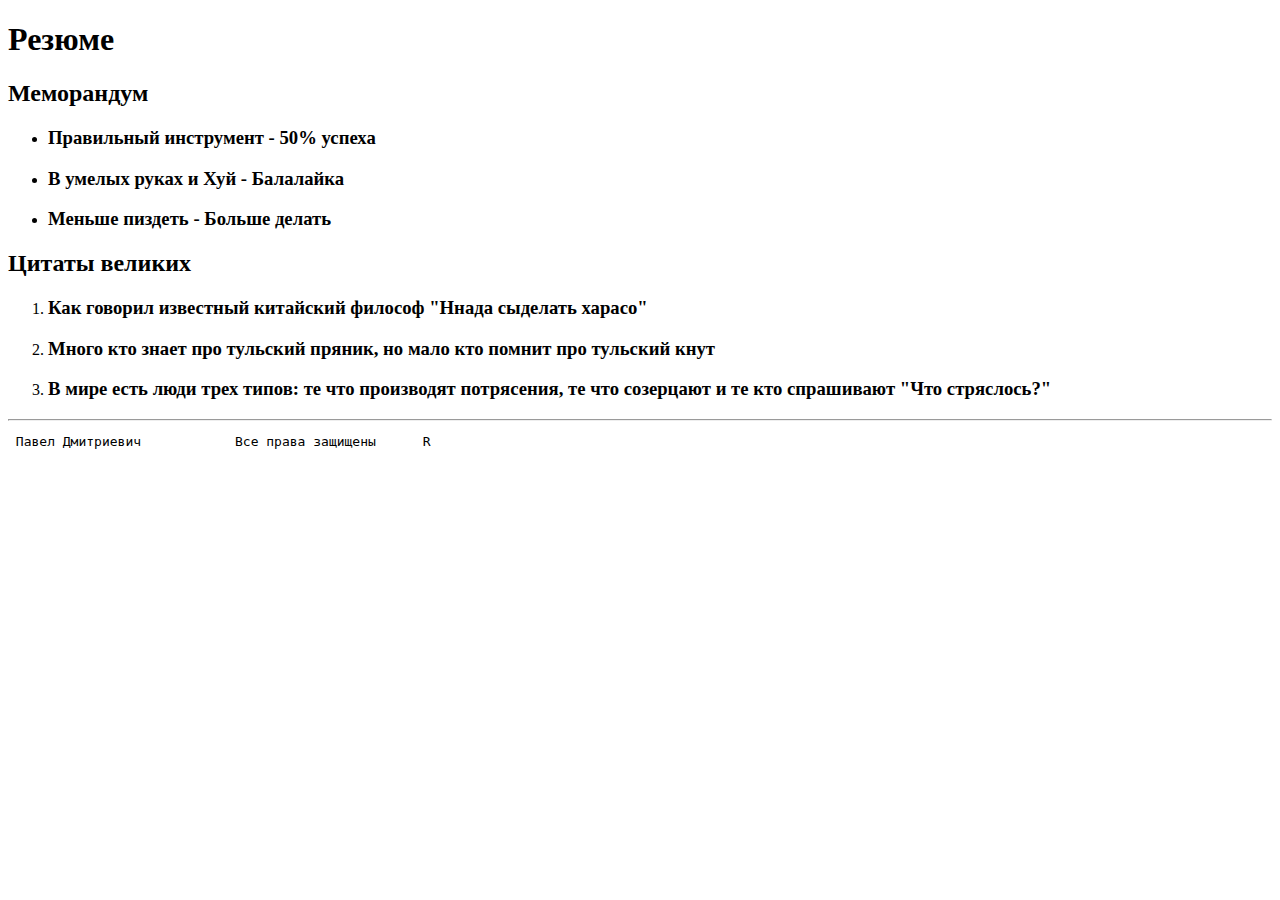
<file: INDEX.html>
<!DOCTYPE html>
<html>
 <head>
     <title>Резюме</title>
 </head>
        <body>
           <h1>Резюме</h1>
           <h2>Меморандум</h2>
            <ul>            
               <Li><h3>Правильный инструмент - 50% успеха</h3></Li>
               <Li><h3>В умелых руках и Хуй - Балалайка</h3></Li>
               <Li><h3>Меньше пиздеть - Больше делать</h3></Li>        
            </ul>
           <h2>Цитаты великих</h2>
             <ol>
                <li><h3>Как говорил известный китайский философ "Ннада сыделать харасо"</h3></li>
                <li><h3>Много кто знает про тульский пряник, но мало кто помнит про тульский кнут</h3></li>
                <li><h3>В мире есть люди трех типов: те что производят потрясения, те что созерцают и те кто спрашивают "Что стряслось?"</h3></li>
             </ol>
        <hr>
            <pre> Павел Дмитриевич            Все права защищены      R</pre>

        </body>
</Html>
</file>
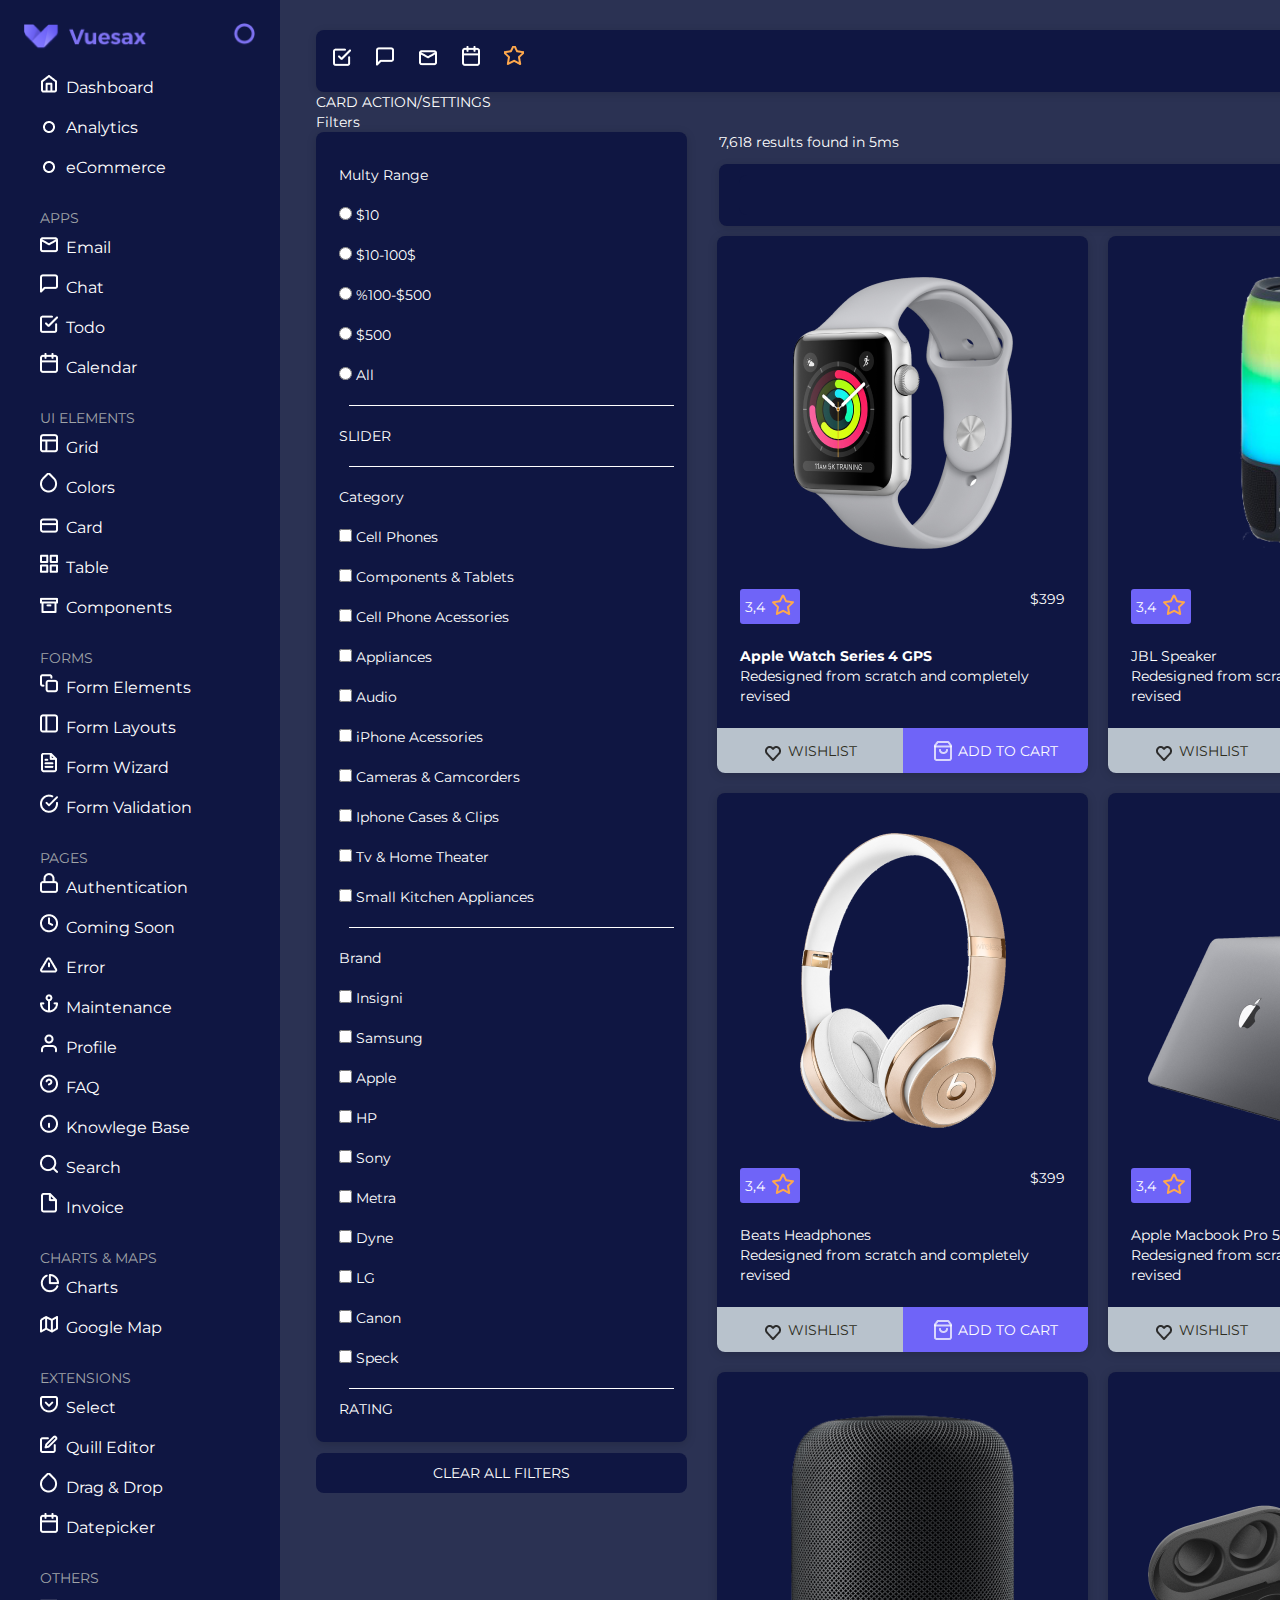
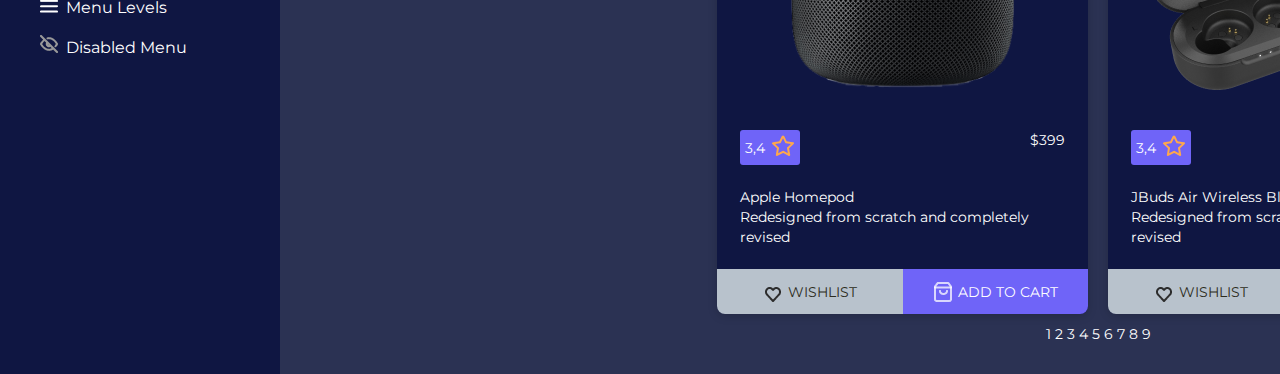
<file: BigMag/index.html>
<!DOCTYPE html>
<html>
    <head>
        <title>BigMag</title>
        <meta charset="utf-8"/>
        <link href="./styles/stile.css" rel="stylesheet" type="text/css"/>
        <link rel="preconnect" href="https://fonts.gstatic.com">
        <link href="https://fonts.googleapis.com/css2?family=Montserrat:wght@400;700&display=swap" rel="stylesheet">
        <style>

        </style>
    </head>
    <body>
        <div class="main">
            <div class="sidepanel">
                <a href="#" class="logo">
                    <img class="logo-img" src="images/Logo.png"/>
                </a>
                <div class="menu">
                    <div class="menu-group">
                        <a href="#" class="menu-item icon-dashboard">Dashboard</a>
                        <a href="#" class="menu-item icon-analytics">Analytics</a>
                        <a href="#" class="menu-item icon-ecommerce">eCommerce</a>
                    </div>
                    <div class="menu-title">apps</div>
                    <div class="menu-group">
                        <a href="#" class="menu-item icon-email">Email</a>
                        <a href="#" class="menu-item icon-chat">Chat</a>
                        <a href="#" class="menu-item icon-todo">Todo</a>
                        <a href="#" class="menu-item icon-calendar">Calendar</a>
                    </div>
                    <div class="menu-title">ui elements</div>
                    <div class="menu-group">
                        <a href="#" class="menu-item icon-grid">Grid</a>
                        <a href="#" class="menu-item icon-colors">Colors</a>
                        <a href="#" class="menu-item icon-card">Card</a>
                        <a href="#" class="menu-item icon-table">Table</a>
                        <a href="#" class="menu-item icon-components">Components</a>
                    </div>
                    <div class="menu-title">forms</div>
                    <div class="menu-group">
                        <a href="#" class="menu-item icon-form_elements">Form Elements</a>
                        <a href="#" class="menu-item icon-form_layouts">Form Layouts</a>
                        <a href="#" class="menu-item icon-form_wizard">Form Wizard</a>
                        <a href="#" class="menu-item icon-form_validation">Form Validation</a>
                    </div>
                    <div class="menu-title">pages</div>
                    <div class="menu-group">
                        <a href="#" class="menu-item icon-authentication">Authentication</a>
                        <a href="#" class="menu-item icon-coming_soon">Coming Soon</a>
                        <a href="#" class="menu-item icon-error">Error</a>
                        <a href="#" class="menu-item icon-maintenance">Maintenance</a>
                        <a href="#" class="menu-item icon-profile">Profile</a>
                        <a href="#" class="menu-item icon-faq">FAQ</a>
                        <a href="#" class="menu-item icon-knowlege_base">Knowlege Base</a>
                        <a href="#" class="menu-item icon-search">Search</a>
                        <a href="#" class="menu-item icon-invoice">Invoice</a>
                    </div>
                    <div class="menu-title">charts & maps</div>
                    <div class="menu-group">
                        <a href="#" class="menu-item icon-charts">Charts</a>
                        <a href="#" class="menu-item icon-google_map">Google Map</a>
                    </div>
                    <div class="menu-title">extensions</div>
                    <div class="menu-group">
                        <a href="#" class="menu-item icon-select">Select</a>
                        <a href="#" class="menu-item icon-quill_editor">Quill Editor</a>
                        <a href="#" class="menu-item icon-drag-drop">Drag & Drop</a>
                        <a href="#" class="menu-item icon-datepicker">Datepicker</a>
                    </div>
                    <div class="menu-title">others</div>
                    <div class="menu-group">
                        <a href="#" class="menu-item icon-menu_levels">Menu Levels</a>
                        <a href="#" class="menu-item icon-disabled_menu">Disabled Menu</a>
                    </div>
                </div>
            </div>
            <div class="page">
                <div class="header">
                    <div class="header-top">
                        <div class="header-top-left">
                            <a href="#" class="menu-item icon-todo"></a>
                            <a href="#" class="menu-item icon-chat"></a>
                            <a href="#" class="menu-item icon-email"></a>
                            <a href="#" class="menu-item icon-calendar"></a>
                            <a href="#" class="menu-item icon-favorite"></a>
                        </div>
                        <div class="header-top-right">
                            <a href="#" class="menu-item">English</a>
                            <a href="#" class="menu-item icon-notification"></a>
                            <a href="#" class="menu-item icon-serch"></a>
                            <div class="profile">
                                <div class="profile-name">
                                    <a href="#" class="name-text menu-item">John Doe</a>
                                    <a href="#" class="status-text menu-item">Avalible</a>
                                </div>
                                <div class="avatar">
                                    <img class="avatar" src="./images/Avatar.png"/>
                                </div>
                            </div>
                        </div>
                    </div>
                    <div class="header-bottom">
                        CARD ACTION/SETTINGS
                    </div>
                </div>
                <div class="page-content">
                    <div class="filters">
                        <div class="filters-header">
                            Filters                            
                        </div>
                        <div class="filters-content">
                            <form class="form" action="index.html" method="POST">
                                <p>Multy Range</p>
                                <p><input name="price" type="radio" value="10$"> $10</p>
                                <p><input name="price" type="radio" value="$10-100$"> $10-100$</p>
                                <p><input name="price" type="radio" value="%100-$500"> %100-$500</p>
                                <p><input name="price" type="radio" value="$500"> $500</p>
                                <p><input name="price" type="radio" value="All"> All</p>
                            </form>
                            <div class="form">
                                SLIDER
                            </div>
                            <form class="form" action="index.html" method="POST">
                                <p>Category</p>
                                <p><input type="checkbox" value="Cell Phones"> Cell Phones</p>
                                <p><input type="checkbox" value="Components & Tablets"> Components & Tablets</p>
                                <p><input type="checkbox" value="Cell Phone Acessories"> Cell Phone Acessories</p>
                                <p><input type="checkbox" value="Appliances"> Appliances</p>
                                <p><input type="checkbox" value="Audio"> Audio</p>
                                <p><input type="checkbox" value="iPhone Acessories"> iPhone Acessories</p>
                                <p><input type="checkbox" value="Cameras & Camcorders"> Cameras & Camcorders</p>
                                <p><input type="checkbox" value="Iphone Cases & Clips"> Iphone Cases & Clips</p>
                                <p><input type="checkbox" value="Tv & Home Theater"> Tv & Home Theater</p>
                                <p><input type="checkbox" value="Small Kitchen Appliances"> Small Kitchen Appliances</p>
                            </form>
                            <form class="form" action="index.html" method="POST">
                                <p>Brand</p>
                                <p><input type="checkbox" value="Insigni"> Insigni</p>
                                <p><input type="checkbox" value="Samsung"> Samsung</p>
                                <p><input type="checkbox" value="Apple"> Apple</p>
                                <p><input type="checkbox" value="HP"> HP</p>
                                <p><input type="checkbox" value="Sony"> Sony</p>
                                <p><input type="checkbox" value="Metra"> Metra</p>
                                <p><input type="checkbox" value="Dyne"> Dyne</p>
                                <p><input type="checkbox" value="LG"> LG</p>
                                <p><input type="checkbox" value="Canon"> Canon</p>
                                <p><input type="checkbox" value="Speck"> Speck</p>
                            </form>
                            <div class="rating-T">
                                RATING
                            </div>
                        </div>
                        <div class="clear-botton">
                            CLEAR ALL FILTERS
                        </div>
                    </div>
                    <div class="results">
                        <div class="results-header">
                            <div class="results-header-top">
                                <p>7,618 results found in 5ms</p>
                                <div class="right-side">
                                    <select class="drop-down">
                                        <option>Default</option>
                                        <option>2</option>
                                        <option>3</option>
                                    </select>
                                    <div class="grid-view"></div>
                                    <div class="list-view">list view</div>
                                </div>
                                
                            </div>
                            <div class="results-header-bottom">
                                
                                    <form class="search" action="index.html" method="POST">
                                        <input class="search-form" class="text" type="text">
                                    </form>
                                    <a href="#" class="menu-item icon-serch"></a>
                                
                            </div>
                        </div>
                        <div class="results-content">
                            <div class="first-line">
                                <div class="content-element">
                                    <div class="wrapper">
                                        <div class="image">
                                            <img src="./images/apple-watch.png"/>
                                        </div>
                                        <div class="rating-price">
                                            <div class="rating">
                                                <div class="rating-icon"><p>3,4</p></div>
                                            </div>
                                            <div class="price">
                                                <p>$399</p>
                                            </div>
                                        </div>
                                        <div class="deskription">
                                            <p><b>Apple Watch Series 4 GPS</b></p>
                                            <p>Redesigned from scratch and completely revised</p>
                                        </div>
                                    </div>
                                    <div class="bottons">
                                        <div class="wishlist">
                                            <div class="w-icon"><p>WISHLIST</p></div>
                                        </div>
                                        <div class="add-to-cart">
                                            <div class="cart-icon"><p>ADD TO CART</p></div>
                                        </div>
                                    </div>
                                </div>
                                <div class="content-element">
                                    <div class="wrapper">
                                        <div class="image">
                                            <img src="./images/jbl-speaker.png"/>
                                        </div>
                                        <div class="rating-price">
                                            <div class="rating">
                                                <div class="rating-icon"><p>3,4</p></div>
                                            </div>
                                            <div class="price">
                                                <p>$399</p>
                                            </div>
                                        </div>
                                        <div class="deskription">
                                            <p>JBL Speaker</p>
                                            <p>Redesigned from scratch and completely revised</p>
                                        </div>
                                    </div>
                                    <div class="bottons">
                                        <div class="wishlist">
                                            <div class="w-icon"><p>WISHLIST</p></div>
                                        </div>
                                        <div class="add-to-cart">
                                            <div class="cart-icon"><p>ADD TO CART</p></div>
                                        </div>
                                    </div>
                                </div>
                                <div class="content-element">
                                    <div class="wrapper">
                                        <div class="image">
                                            <img src="./images/iphone-x.png"/>
                                        </div>
                                        <div class="rating-price">
                                            <div class="rating">
                                                <div class="rating-icon"><p>3,4</p></div>
                                            </div>
                                            <div class="price">
                                                <p>$399</p>
                                            </div>
                                        </div>
                                        <div class="deskription">
                                            <p>Apple iPhone X 128GB</p>
                                            <p>Redesigned from scratch and completely revised</p>
                                        </div>
                                    </div>
                                    <div class="bottons">
                                        <div class="wishlist">
                                            <div class="w-icon"><p>WISHLIST</p></div>
                                        </div>
                                        <div class="add-to-cart">
                                            <div class="cart-icon"><p>ADD TO CART</p></div>
                                        </div>
                                    </div>
                                </div>
                            </div>
                            <div class="second-line">
                                <div class="content-element">
                                    <div class="wrapper">
                                        <div class="image">
                                            <img src="./images/beats-headphones.png"/>
                                        </div>
                                        <div class="rating-price">
                                            <div class="rating">
                                                <div class="rating-icon"><p>3,4</p></div>
                                            </div>
                                            <div class="price">
                                                <p>$399</p>
                                            </div>
                                        </div>
                                        <div class="deskription">
                                            <p>Beats Headphones</p>
                                            <p>Redesigned from scratch and completely revised</p>
                                        </div>
                                    </div>
                                    <div class="bottons">
                                        <div class="wishlist">
                                            <div class="w-icon"><p>WISHLIST</p></div>
                                        </div>
                                        <div class="add-to-cart">
                                            <div class="cart-icon"><p>ADD TO CART</p></div>
                                        </div>
                                    </div>
                                </div>
                                <div class="content-element">
                                    <div class="wrapper">
                                        <div class="image">
                                            <img src="./images/macbook-pro.png"/>
                                        </div>
                                        <div class="rating-price">
                                            <div class="rating">
                                                <div class="rating-icon"><p>3,4</p></div>
                                            </div>
                                            <div class="price">
                                                <p>$399</p>
                                            </div>
                                        </div>
                                        <div class="deskription">
                                            <p>Apple Macbook Pro 512GB SSD</p>
                                            <p>Redesigned from scratch and completely revised</p>
                                        </div>
                                    </div>
                                    <div class="bottons">
                                        <div class="wishlist">
                                            <div class="w-icon"><p>WISHLIST</p></div>
                                        </div>
                                        <div class="add-to-cart">
                                            <div class="cart-icon"><p>ADD TO CART</p></div>
                                        </div>
                                    </div>
                                </div>
                                <div class="content-element">
                                    <div class="wrapper">
                                        <div class="image">
                                            <img src="./images/ipad-pro.png"/>
                                        </div>
                                        <div class="rating-price">
                                            <div class="rating">
                                                <div class="rating-icon"><p>3,4</p></div>
                                            </div>
                                            <div class="price">
                                                <p>$399</p>
                                            </div>
                                        </div>
                                        <div class="deskription">
                                            <p>Apple iPad Pro 64GB</p>
                                            <p>Redesigned from scratch and completely revised</p>
                                        </div>
                                    </div>
                                    <div class="bottons">
                                        <div class="wishlist">
                                            <div class="w-icon"><p>WISHLIST</p></div>
                                        </div>
                                        <div class="add-to-cart">
                                            <div class="cart-icon"><p>ADD TO CART</p></div>
                                        </div>
                                    </div>
                                </div>
                            </div>
                            <div class="third-line">
                                <div class="content-element">
                                    <div class="wrapper">
                                        <div class="image">
                                            <img src="./images/homepod.png"/>
                                        </div>
                                        <div class="rating-price">
                                            <div class="rating">
                                                <div class="rating-icon"><p>3,4</p></div>
                                            </div>
                                            <div class="price">
                                                <p>$399</p>
                                            </div>
                                        </div>
                                        <div class="deskription">
                                            <p>Apple Homepod</p>
                                            <p>Redesigned from scratch and completely revised</p>
                                        </div>
                                    </div>
                                    <div class="bottons">
                                        <div class="wishlist">
                                            <div class="w-icon"><p>WISHLIST</p></div>
                                        </div>
                                        <div class="add-to-cart">
                                            <div class="cart-icon"><p>ADD TO CART</p></div>
                                        </div>
                                    </div>
                                </div>
                                <div class="content-element">
                                    <div class="wrapper">
                                        <div class="image">
                                            <img src="./images/jlab-audio-wireless.png"/>
                                        </div>
                                        <div class="rating-price">
                                            <div class="rating">
                                                <div class="rating-icon"><p>3,4</p></div>
                                            </div>
                                            <div class="price">
                                                <p>$399</p>
                                            </div>
                                        </div>
                                        <div class="deskription">
                                            <p>JBuds Air Wireless Bluetooth...</p>
                                            <p>Redesigned from scratch and completely revised</p>
                                        </div>
                                    </div>
                                    <div class="bottons">
                                        <div class="wishlist">
                                            <div class="w-icon"><p>WISHLIST</p></div>
                                        </div>
                                        <div class="add-to-cart">
                                            <div class="cart-icon"><p>ADD TO CART</p></div>
                                        </div>
                                    </div>
                                </div>
                                <div class="content-element">
                                    <div class="wrapper">
                                        <div class="image">
                                            <img src="./images/magic-mouse.png"/>
                                        </div>
                                        <div class="rating-price">
                                            <div class="rating">
                                                <div class="rating-icon"><p>3,4</p></div>
                                            </div>
                                            <div class="price">
                                                <p>$399</p>
                                            </div>
                                        </div>
                                        <div class="deskription">
                                            <p>Apple Magic Mous</p>
                                            <p>Redesigned from scratch and completely revised</p>
                                        </div>
                                    </div>
                                    <div class="bottons">
                                        <div class="wishlist">
                                            <div class="w-icon"><p>WISHLIST</p></div>
                                        </div>
                                        <div class="add-to-cart">
                                            <div class="cart-icon"><p>ADD TO CART</p></div>
                                        </div>
                                    </div>
                                </div>
                            </div>
                        </div>
                    </div>

                </div>
                <div class="number">
                    1 2 3 4 5 6 7 8 9
                </div>
            </div>
        </div>
    </body>
</html>
</file>
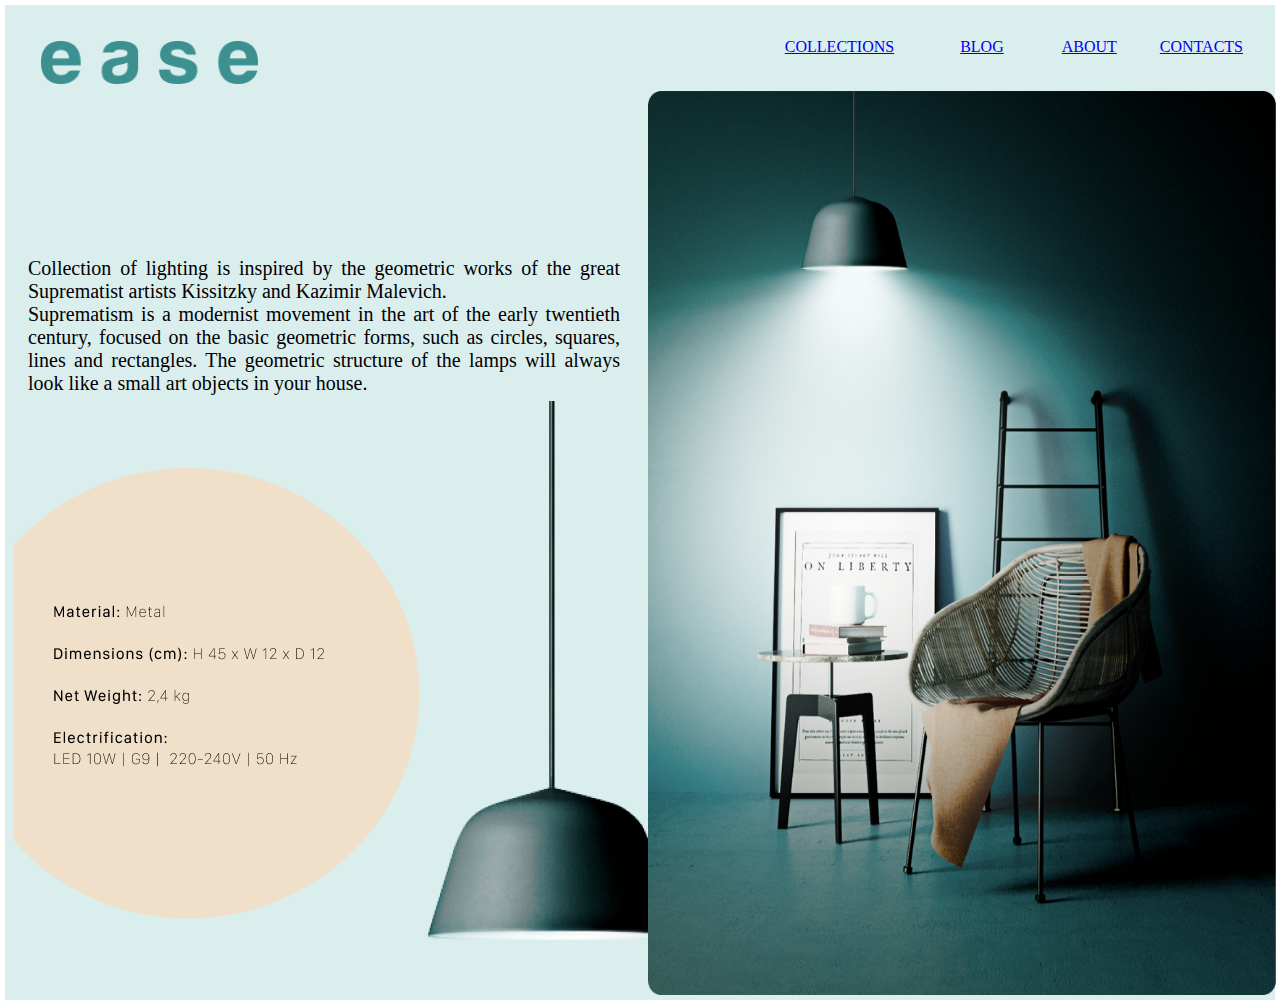
<file: EASE/index.html>
<!DOCTYPE html>
<html lang="ru">
    <head>
        <title>EASE</title>
        <meta charset="utf-8" />
        <link href="./style.css" rel="stylesheet" type="text/css" />
        
        <style>
        
        </style>
    </head>
    <body>
        <div class="main">
                    <div class="left-page">
                        <a href="#" class="logo">
                            <img class="logo-img" src="./ease.png"/>
                        </a>
                        <div class="text">
                           Collection of lighting is inspired by the geometric works of the great Suprematist artists Kissitzky and Kazimir Malevich.
                           <br> 
Suprematism is a modernist movement in the art of the early twentieth century, focused on the basic geometric forms, such as circles, squares, lines and rectangles. The geometric structure of the lamps will always look like a small art objects in your house.                        
                        </div>
                        <div class="action-area">
                            <div class="oval">
                                <img class="oval-img" src="./OVAL- 2.png"/>
                            </div>
                                <div class="lamp">
                                    <img class="lamp-img" src="./Lamp - 2-2.png"/>
                                </div>
                                    <div class="lamp-menu">
                                        <img class="lamp-menu-img" src="./Group 1.png"/>
                                    </div>
                        </div>
                    </div>
                    <div class="right-page"> 
                        <div class="menu">   
                            <a href="#" class="menu-item COLLECTIONS">COLLECTIONS</a>
                            <a href="#" class="menu-item BLOG">BLOG</a>
                            <a href="#" class="menu-item ABOUT">ABOUT</a>
                            <a href="#" class="menu-item CONTACTS">CONTACTS</a>
                        </div >
                        <div class="interier">
                            <img class="interier-img" src="./interier-img.png"/>      
                        </div>
                    </div> 
        </div>
    </body>
</html>
</file>
<file: BigMag/styles/stile.css>
*{
    box-sizing: border-box;
    padding: 0px;
    margin: 0px;
    border: 0px solid red;/*
    -webkit-font-smoothing: antialiased;*/

}
.main{
    display:flex;
    flex-direction: row;
    min-height: 100vh;
    background-color: rgb(184, 239, 241)/*rgb(151, 151, 151)*/;
    color: #ffffff;
    font-size: 14px;
    font-weight: 400;
    font-family: Montserrat, Arial, Helvetica, sans-serif;
    line-height: 20px;
}
.sidepanel{
    width: 280px;
    padding:23px;
    background: #0F1642;
    box-shadow: 0px 2px 10px rgba(0, 0, 0, 0.170509);
}
.logo{
    display:block;
    width: 239px;
    height: 27px;
    margin-bottom: 18px;
}
.logo-img{
    height:100%;
}
.menu-title{
    text-transform: uppercase;
    color: #A0A4A8;
    margin-left:17px ;
    margin-top:20px;
}
.menu-group{
    display: flex;
    flex-direction: column; 
    font-size: 1rem;
}
.menu-item{
    color: #ffffff;
    text-decoration: none;
    line-height: 40px;
}
.menu-item:hover{
    background: linear-gradient(224.53deg, #9E94FF 0%, #7E72F2 99.2%);
    box-shadow: -1px 1px 8px rgba(126, 114, 242, 0.578726);
    border-radius: 4px;
}/*
.menu-item[class*="icon-"]:before {
    content:'';
    display: inline-block;
    width: 16px;
    height: 16px;
    margin-right:12px;
}*/
.icon-dashboard:before {
    content:'';
    display: inline-block;
    width: 20px;
    height: 20px;
    margin-right: 7px;
    margin-left: 16px;
    background: url(../images/home.png);
    background-repeat: no-repeat;
    background-position: bottom;
}
.icon-analytics:before {
    content:'';
    display: inline-block;
    width: 20px;
    height: 20px;
    margin-right: 7px;
    margin-left: 16px;
    background: url(../images/Oval.png);
    background-repeat: no-repeat;
    background-position: bottom;
}
.icon-ecommerce:before {
    content:'';
    display: inline-block;
    width: 20px;
    height: 20px;
    margin-right: 7px;
    margin-left: 16px;
    background: url(../images/Oval.png);
    background-repeat: no-repeat;
    background-position: bottom;
}
.icon-email:before {
    content:'';
    display: inline-block;
    width: 20px;
    height: 20px;
    margin-right: 7px;
    margin-left: 16px;
    background: url(../images/mail.png);
    background-repeat: no-repeat;
    background-position: bottom;
}
.icon-chat:before {
    content:'';
    display: inline-block;
    width: 20px;
    height: 20px;
    margin-right: 7px;
    margin-left: 16px;
    background: url(../images/message-square.png);
    background-repeat: no-repeat;
    background-position: bottom;
}
.icon-todo:before {
    content:'';
    display: inline-block;
    width: 20px;
    height: 20px;
    margin-right: 7px;
    margin-left: 16px;
    background: url(../images/check-square.png);
    background-repeat: no-repeat;
    background-position: bottom;
}
.icon-calendar:before {
    content:'';
    display: inline-block;
    width: 20px;
    height: 20px;
    margin-right: 7px;
    margin-left: 16px;
    background: url(../images/calendar.png);
    background-repeat: no-repeat;
    background-position: bottom;
}
.icon-grid:before {
    content:'';
    display: inline-block;
    width: 20px;
    height: 20px;
    margin-right: 7px;
    margin-left: 16px;
    background: url(../images/layout.png);
    background-repeat: no-repeat;
    background-position: bottom;
}
.icon-colors:before {
    content:'';
    display: inline-block;
    width: 20px;
    height: 20px;
    margin-right: 7px;
    margin-left: 16px;
    background: url(../images/droplet.png);
    background-repeat: no-repeat;
    background-position: bottom;
}
.icon-card:before {
    content:'';
    display: inline-block;
    width: 20px;
    height: 20px;
    margin-right: 7px;
    margin-left: 16px;
    background: url(../images/credit-card.png);
    background-repeat: no-repeat;
    background-position: bottom;
}
.icon-table:before {
    content:'';
    display: inline-block;
    width: 20px;
    height: 20px;
    margin-right: 7px;
    margin-left: 16px;
    background: url(../images/grid.png);
    background-repeat: no-repeat;
    background-position: bottom;
}
.icon-components:before {
    content:'';
    display: inline-block;
    width: 20px;
    height: 20px;
    margin-right: 7px;
    margin-left: 16px;
    background: url(../images/archive.png);
    background-repeat: no-repeat;
    background-position: bottom;
}
.icon-form_elements:before {
    content:'';
    display: inline-block;
    width: 20px;
    height: 20px;
    margin-right: 7px;
    margin-left: 16px;
    background: url(../images/copy.png);
    background-repeat: no-repeat;
    background-position: bottom;
}
.icon-form_layouts:before {
    content:'';
    display: inline-block;
    width: 20px;
    height: 20px;
    margin-right: 7px;
    margin-left: 16px;
    background: url(../images/sidebar.png);
    background-repeat: no-repeat;
    background-position: bottom;
}
.icon-form_wizard:before {
    content:'';
    display: inline-block;
    width: 20px;
    height: 20px;
    margin-right: 7px;
    margin-left: 16px;
    background: url(../images/file-text.png);
    background-repeat: no-repeat;
    background-position: bottom;
}
.icon-form_validation:before {
    content:'';
    display: inline-block;
    width: 20px;
    height: 20px;
    margin-right: 7px;
    margin-left: 16px;
    background: url(../images/check-circle.png);
    background-repeat: no-repeat;
    background-position: bottom;
}
.icon-authentication:before {
    content:'';
    display: inline-block;
    width: 20px;
    height: 20px;
    margin-right: 7px;
    margin-left: 16px;
    background: url(../images/lock.png);
    background-repeat: no-repeat;
    background-position: bottom;
}
.icon-coming_soon:before {
    content:'';
    display: inline-block;
    width: 20px;
    height: 20px;
    margin-right: 7px;
    margin-left: 16px;
    background: url(../images/clock.png);
    background-repeat: no-repeat;
    background-position: bottom;
}
.icon-error:before {
    content:'';
    display: inline-block;
    width: 20px;
    height: 20px;
    margin-right: 7px;
    margin-left: 16px;
    background: url(../images/alert-triangle.png);
    background-repeat: no-repeat;
    background-position: bottom;
}
.icon-maintenance:before {
    content:'';
    display: inline-block;
    width: 20px;
    height: 20px;
    margin-right: 7px;
    margin-left: 16px;
    background: url(../images/anchor.png);
    background-repeat: no-repeat;
    background-position: bottom;
}
.icon-profile:before {
    content:'';
    display: inline-block;
    width: 20px;
    height: 20px;
    margin-right: 7px;
    margin-left: 16px;
    background: url(../images/user.png);
    background-repeat: no-repeat;
    background-position: bottom;
}
.icon-faq:before {
    content:'';
    display: inline-block;
    width: 20px;
    height: 20px;
    margin-right: 7px;
    margin-left: 16px;
    background: url(../images/help-circle.png);
    background-repeat: no-repeat;
    background-position: bottom;
}
.icon-knowlege_base:before {
    content:'';
    display: inline-block;
    width: 20px;
    height: 20px;
    margin-right: 7px;
    margin-left: 16px;
    background: url(../images/info.png);
    background-repeat: no-repeat;
    background-position: bottom;
}
.icon-search:before {
    content:'';
    display: inline-block;
    width: 20px;
    height: 20px;
    margin-right: 7px;
    margin-left: 16px;
    background: url(../images/search.png);
    background-repeat: no-repeat;
    background-position: bottom;
}
.icon-invoice:before {
    content:'';
    display: inline-block;
    width: 20px;
    height: 20px;
    margin-right: 7px;
    margin-left: 16px;
    background: url(../images/file.png);
    background-repeat: no-repeat;
    background-position: bottom;
}
.icon-charts:before {
    content:'';
    display: inline-block;
    width: 20px;
    height: 20px;
    margin-right: 7px;
    margin-left: 16px;
    background: url(../images/pie-chart.png);
    background-repeat: no-repeat;
    background-position: bottom;
}
.icon-google_map:before {
    content:'';
    display: inline-block;
    width: 20px;
    height: 20px;
    margin-right: 7px;
    margin-left: 16px;
    background: url(../images/map.png);
    background-repeat: no-repeat;
    background-position: bottom;
}
.icon-select:before {
    content:'';
    display: inline-block;
    width: 20px;
    height: 20px;
    margin-right: 7px;
    margin-left: 16px;
    background: url(../images/pocket.png);
    background-repeat: no-repeat;
    background-position: bottom;
}
.icon-quill_editor:before {
    content:'';
    display: inline-block;
    width: 20px;
    height: 20px;
    margin-right: 7px;
    margin-left: 16px;
    background: url(../images/edit.png);
    background-repeat: no-repeat;
    background-position: bottom;
}
.icon-drag-drop:before {
    content:'';
    display: inline-block;
    width: 20px;
    height: 20px;
    margin-right: 7px;
    margin-left: 16px;
    background: url(../images/droplet.png);
    background-repeat: no-repeat;
    background-position: bottom;
}
.icon-datepicker:before {
    content:'';
    display: inline-block;
    width: 20px;
    height: 20px;
    margin-right: 7px;
    margin-left: 16px;
    background: url(../images/calendar.png);
    background-repeat: no-repeat;
    background-position: bottom;
}
.icon-menu_levels:before {
    content:'';
    display: inline-block;
    width: 20px;
    height: 20px;
    margin-right: 7px;
    margin-left: 16px;
    background: url(../images/menu.png);
    background-repeat: no-repeat;
    background-position: bottom;
}
.icon-disabled_menu:before {
    content:'';
    display: inline-block;
    width: 20px;
    height: 20px;
    margin-right: 7px;
    margin-left: 16px;
    background: url(../images/eye-off.png);
    background-repeat: no-repeat;
    background-position: bottom;
}
.icon-favorite:before {
    content:'';
    display: inline-block;
    width: 20px;
    height: 20px;
    margin-right: 7px;
    margin-left: 16px;
    background: url(../images/star.png);
    background-repeat: no-repeat;
    background-position: bottom;
}
.icon-notification:before {
    content:'';
    display: inline-block;
    width: 20px;
    height: 26px;
    margin-right: 9px;
    margin-left: 9px;
    background: url(../images/bell.png);
    background-repeat: no-repeat;
    background-position: -0px 5px;
}
.icon-serch:before {
    content:'';
    display: inline-block;
    width: 20px;
    height: 20px;
    margin-right: 10px;
    margin-left: 12px;
    background: url(../images/search.png);
    background-repeat: no-repeat;
    background-position: bottom;
}
.page{
        flex-grow: 1;
    background-color:#2B3253;
    padding: 30px 36px;
}
.header-top{
    display: flex;
    justify-content: space-between;
    background: #0F1642;
    box-shadow: 0px 2px 8px rgba(0, 0, 0, 0.135216);
    border-radius: 8px; 
    height: 62px;
    min-width: 50px;
}
.header-top-left{
    display: flex;
    flex-direction: row; 
    align-items: center;
    font-size: 1rem;
}
.header-top-right{
    display: flex;
    flex-direction: row; 
    align-items: center;
    font-size: 1rem;
}
.profile{
    display: flex;
}
.profile-name{
    display: flex;
    flex-direction: column;
    justify-content: flex-end;
    align-items: flex-end;
}
.name-text{
    color: #ffffff;
    text-decoration: none;
    line-height: 20px;
}
.status-text{
    color: #ffffff;
    font-size:11px;
    text-decoration: none;
    line-height: 20px;
}
.avatar{
    cursor: pointer;
}
.page-content{
    display:flex;
    flex-direction: row;/*
    justify-content: flex-start;*/
        /*height: 100%;*/
}
.filters{
        display: flex;
        flex-direction: column;
        height: 100%;
        flex-grow: 1;
    margin-right: 10px;

}
.filters-content{
    justify-content: flex-start;
    border-radius: 8px;
    height: 100%; 
        /*height: 1575px;*/
    width: 371px;
    padding:23px;
    background: #0F1642;
    box-shadow: 0px 2px 10px rgba(0, 0, 0, 0.170509);
}
.form{
        display: flex;
        flex-direction: column;
    line-height: 40px;
}
.form:after{
    display: block;
    content:'';
    height: 1px;
    width: 100%;
    margin: 10px;
    background:#ffffff;
}
.clear-botton{
    display: flex;
    justify-content: center;
    align-items: center;
    height: 40px;
    margin-top: 11px;
    border-radius: 8px;
    background-color: #0F1642;
    cursor: pointer;
}
.clear-botton:hover{
    background: linear-gradient(224.53deg, #9E94FF 0%, #7E72F2 99.2%);
    box-shadow: -1px 1px 8px rgba(126, 114, 242, 0.578726);
}
.results-header-top{
    display:flex;
    flex-direction: row;
    justify-content: space-between;
    align-items: flex-end;
    height: 40px;
    margin-bottom: 12px;
}
.right-side{
    display: flex;
    flex-direction: row;
    justify-content: space-between;
    align-items: center;
}
.drop-down{
    border-radius: 8px;
    height: 40px;
    width: 100px;
    outline: none;
}
.grid-view{
    display: flex;
    justify-content: center;
    align-items: center;
    height: 40px;
    width: 40px;
    margin-left: 10px;
    border-radius: 8px;
    background-image: url(../images/grid-view.png);
    background-repeat: no-repeat;
    background-position: center;
    background-color: #ffffff;
    cursor: pointer;
}
.list-view{
    display: flex;
    justify-content: center;
    align-items: center;
    height: 40px;
    width: 40px;
    margin-left: 10px;
    border-radius: 8px;
    background-image: url(../images/list-view.png);
    background-repeat: no-repeat;
    background-position: center;
    background-color: #ffffff;
    cursor: pointer;
}
.results-header{
    padding: 0px 12px 0px 12px;
}
.results{
           /* flex-grow: 1;*/
        margin-left:10px;
        height: 100%;
        width: 100%;
}
.results-header-bottom{
    display: flex;
    flex-direction: row;
    justify-content: space-between;
    align-items: center;
    background: #0F1642;
    box-shadow: 0px 2px 8px rgba(0, 0, 0, 0.135216);
    border-radius: 8px;
    height: 62px;
    min-width: 100%;  
    padding: 0px 10px 0px 10px;
}
.search{
    display: flex;
    flex-direction: row;
    justify-content: space-between;
    align-items: center;
    width: 100%;
    
}
.search-form{
    height: 40px;
    width: 100%;
    border-radius: 8px;
        outline:none;
        background: #0F1642;
        color:#ffffff;
        font-size: 25px;
    margin: 10px;
}
.results-content{
    display: flex;
    flex-direction: column; 
    height: 100%/*1575px*/;
    width:100%;/*
        padding:23px;*/
}
.first-line{
    display:flex;
    flex-direction: row;
    justify-content: space-around;
    height:100%;
    width: 100%;
}
.second-line{
    display:flex;
    flex-direction: row;
    justify-content: space-around;
    height: 100%;
    width: 100%;
}
.third-line{
    display:flex;
    flex-direction: row;
    justify-content: space-around;
    height: 100%;
    width: 100%;
}
.content-element{
    display: flex;
    flex-direction: column;
    justify-content: space-between;
    border-radius: 8px;
      margin: 10px;
        min-height: 486px;
        width: 371px;
    
    background: #0F1642;
    box-shadow: 0px 2px 10px rgba(0, 0, 0, 0.170509);
}
.image{
    display: flex;
    justify-content: center;
    padding: 40px;
}
.wrapper{
    display: flex;
    flex-direction: column;
    justify-content: flex-end;
    padding: 0px 23px 22px 23px;
    height: 100%;
}
.rating-price{
    display: flex;
    justify-content: space-between;
}
.rating{
    width: 60px;
    height: 35px;
    border-radius: 3px;
    background-color: #6f64f8;
    
}
.rating-icon{
    display:flex;
    flex-direction:row;
    justify-content: space-between;
    /*text-align: bottom;*/
        padding: 5px;
    align-items: center;
}
.rating-icon:after{
    content:'';
    display: inline-block;
    width: 25px;
    height: 25px;
    margin-right: 0px;
    margin-bottom: 0px;
    background: url(../images/star.png);
    background-repeat: no-repeat;
    background-position:top;
}
.deskription{
    margin-top: 22px;
}
.bottons{
    display: flex;
    flex-direction: row;
    justify-content: space-between;
}
.wishlist{
        display: flex;
        flex-direction: row;
        justify-content: center;
        align-items: center;
    height: 45px;
    border-radius: 0px 0px 0px 8px;
    color:#2c2c20;
    background-color: #b8c2cc;
    cursor: pointer;
    width: 50%;       
}
.w-icon{
        display: flex;
        flex-direction: row;
        justify-content: center;
}
.w-icon:before {
    content:'';
    display: inline-block;
    width: 20px;
    height: 20px;
    margin-right: 5px;/*
    margin-left: 12px;*/
    background: url(../images/heart.png);
    background-repeat: no-repeat;
    background-position: bottom;
}
.add-to-cart{
        display: flex;
        align-items: center;
        flex-direction: row;
        justify-content: center;
    height: 45px;
    border-radius: 0px 0px 8px 0px;
    background-color: #6f64f8;
    cursor: pointer;
    width: 50%;
}
.cart-icon{
    display: flex;
    flex-direction: row;
    justify-content: center;
}
.cart-icon:before {
    content:'';
    display: inline-block;
    width: 20px;
    height: 20px;
    margin-right: 5px;/*
    margin-left: 12px;*/
    background: url(../images/shopping-bag.png);
    background-repeat: no-repeat;
    background-position: bottom;
}



.number{
    display:block;
    text-align: center;
}
</file>
<file: EASE/style.css>
* {
    box-sizing: border-box;
    margin: 1px;
    padding: 1px;
    border:0px solid red;  
}
 
.main{
    display: flex;
    flex-direction: row;
    justify-content: space-around ;
    background: rgb(219,238,238,1);
    min-height: 100vh;
}
.left-page{     /*Левая сторона*/
    display: flex;
    flex-direction: column;
    
    min-width: 50%;
}
.logo-img{
    margin:30px 0px 0px 30px;
    width: 219px;
    height: 45px;
}
.text{
    padding: 0px 20px 0px 20px;
    margin:166px 0px 0px 0px;
    width: 100%;
    height: 40%;
    text-align: justify;
    font-size: 20px;
}
.action-area{
    display: flex;
    flex-direction: row;
    justify-content:space-between;
    height: 100%;
}
.oval{
    align-self: center;
}
.lamp{

}
.lamp-menu{
    align-self: center;
}
.right-page{    /*Правая сторона*/
    display: flex;
    flex-direction:column;
    min-width:50%;
}
.menu{                   /*обертка меню*/ 
    display: flex;
    justify-content: flex-end;
    }
    .CONTACTS{
        margin:27px 30px 28px 21px;
    }
    .ABOUT{
        margin:27px 20px 28px 28px;
    }
    .BLOG{
        margin:27px 28px 28px 32px;
    }
    .COLLECTIONS{
        margin:27px 32px 28px 20px;
    }
.interier{               /*Обертка картинки*/
    display: flex;
    justify-content: stretch;
    width: 100%;
    height:100%;
}
.interier-img{
    /*align-self: stretch;*/
    width:100% /*867px*/;
    height:100% /*1087px*/;
}
</file>
